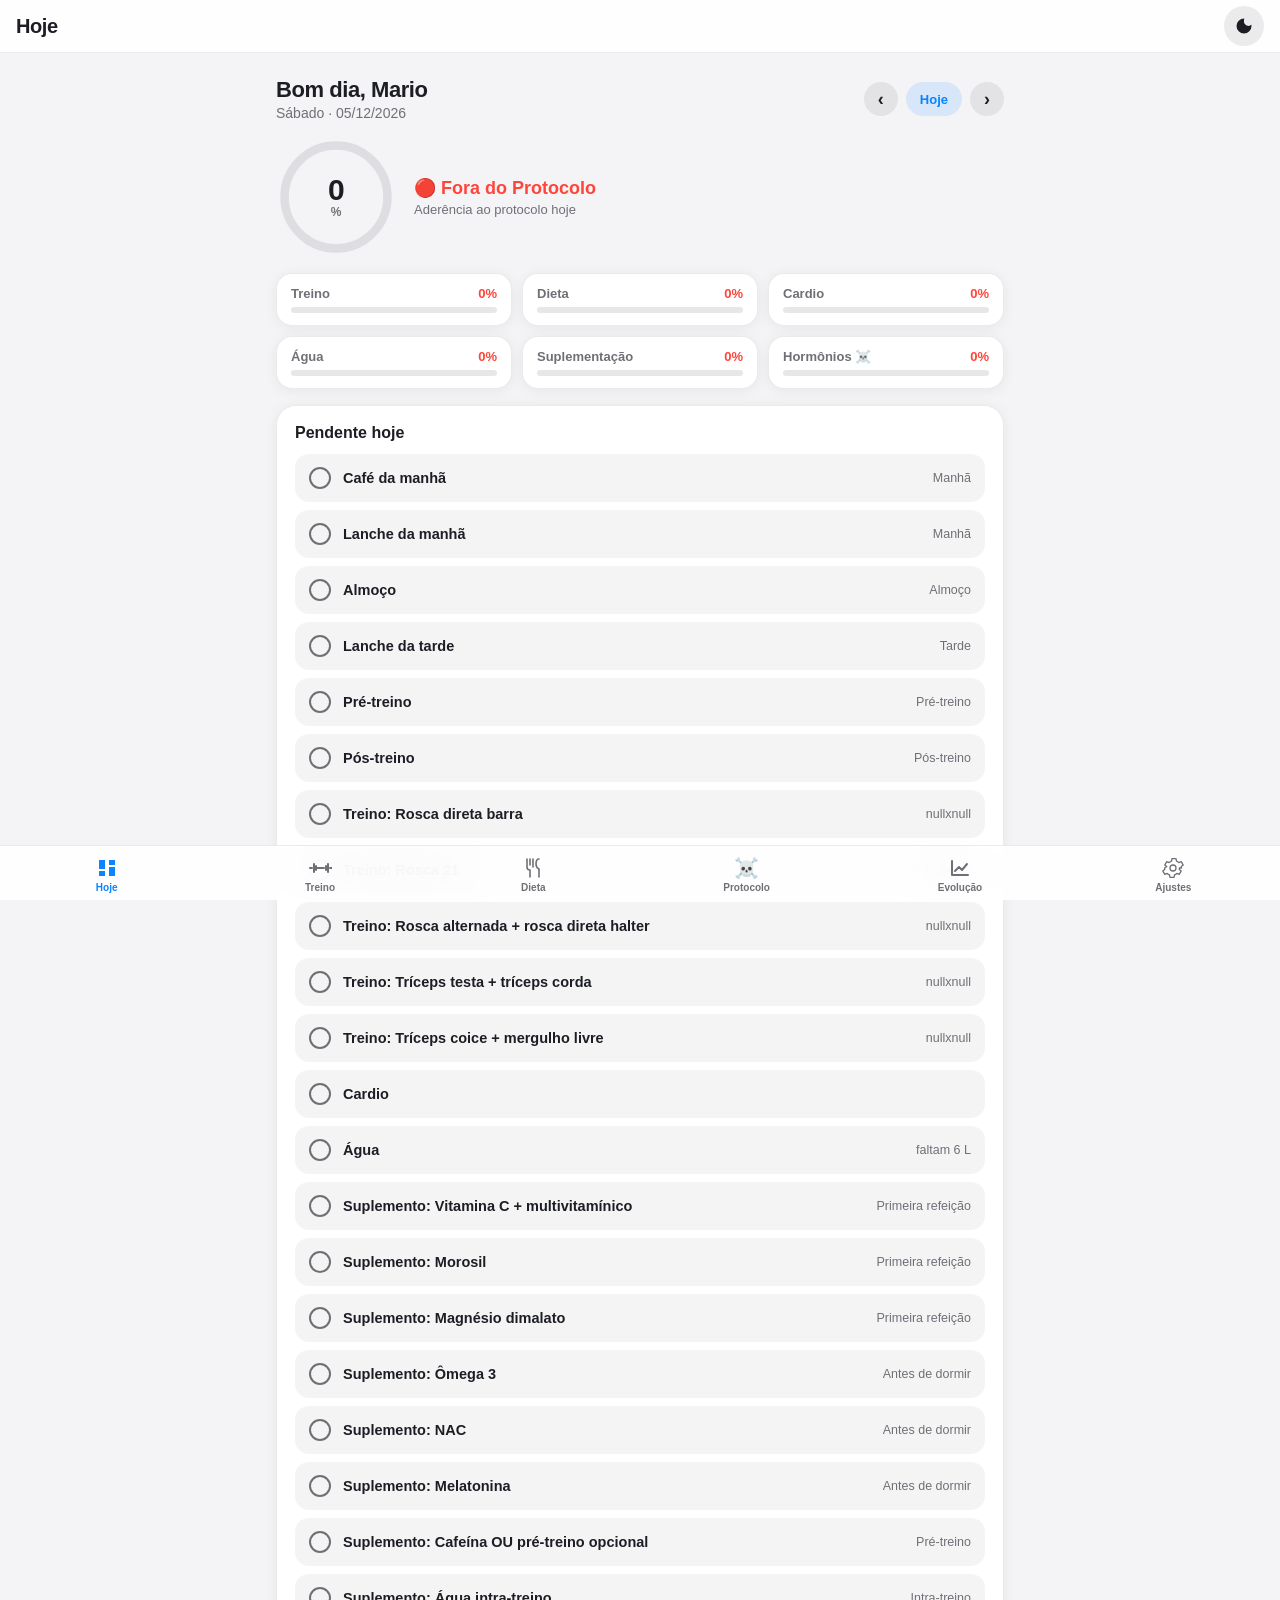
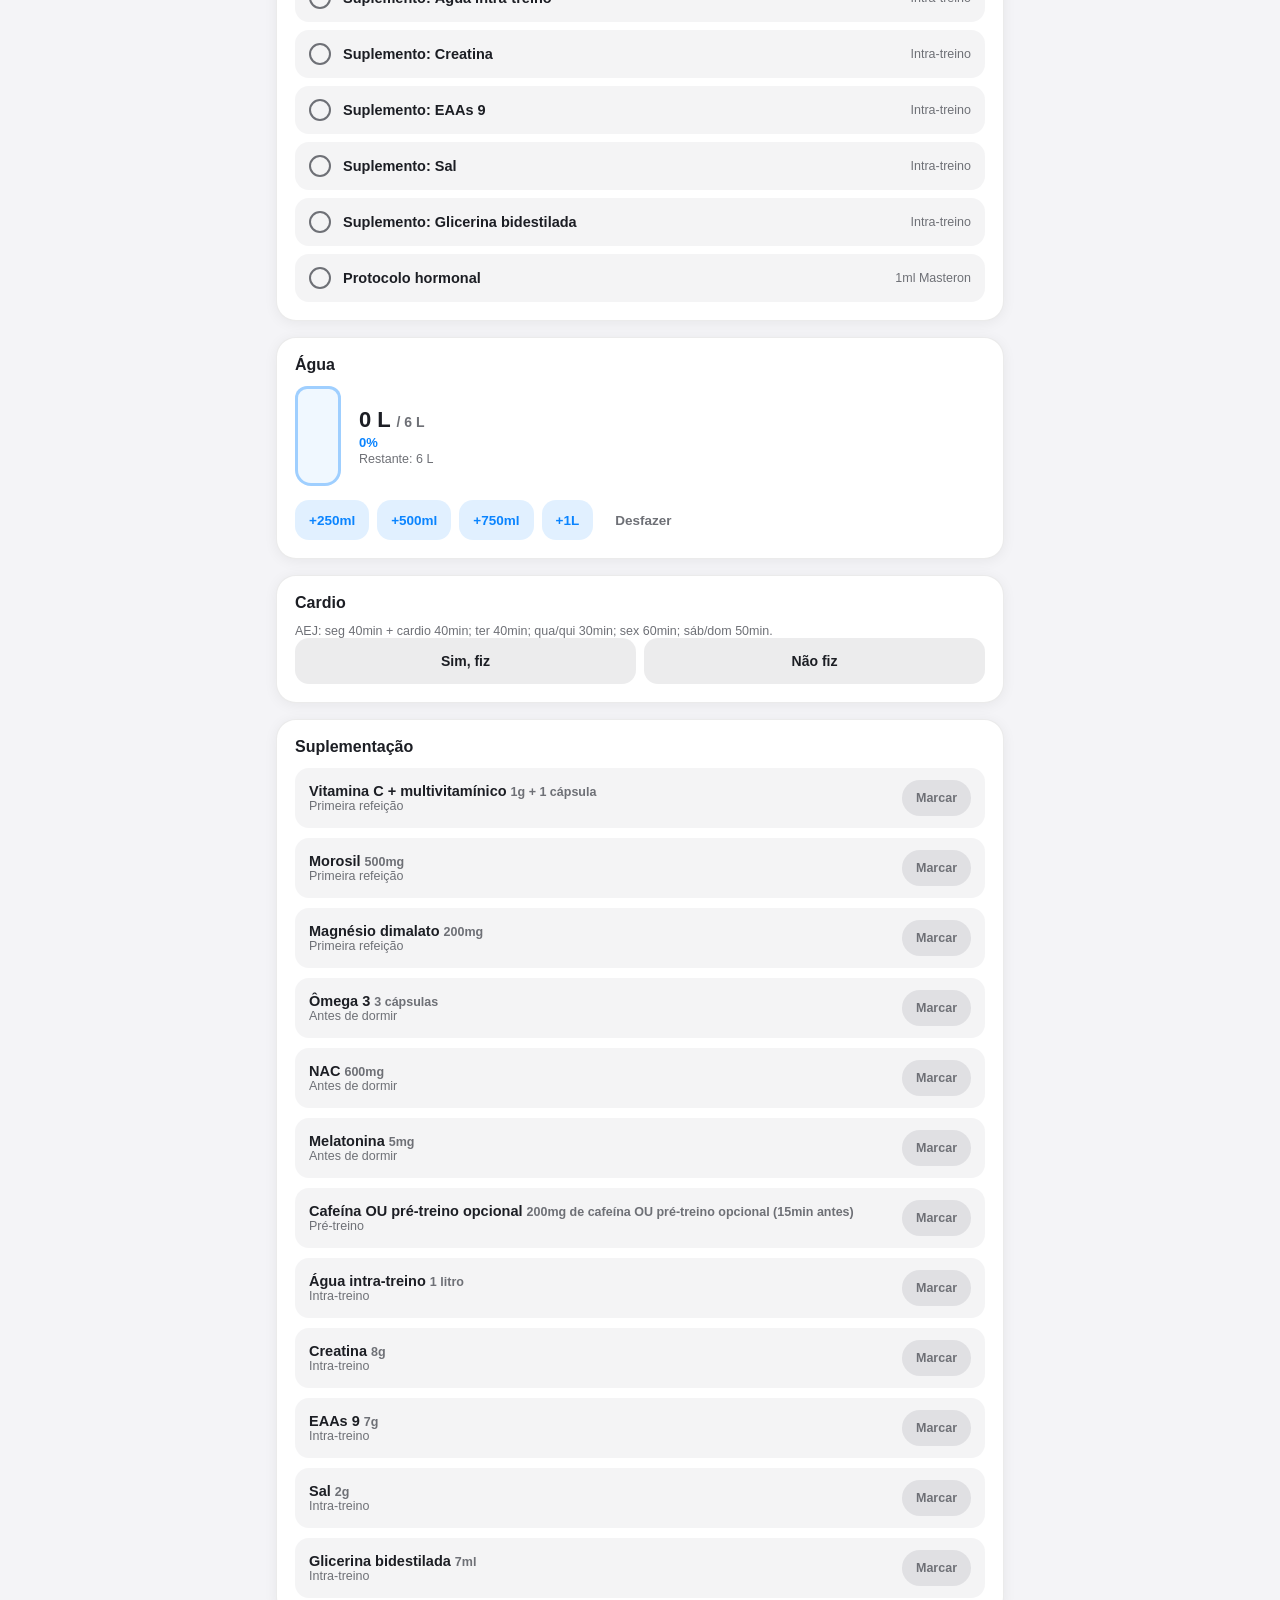
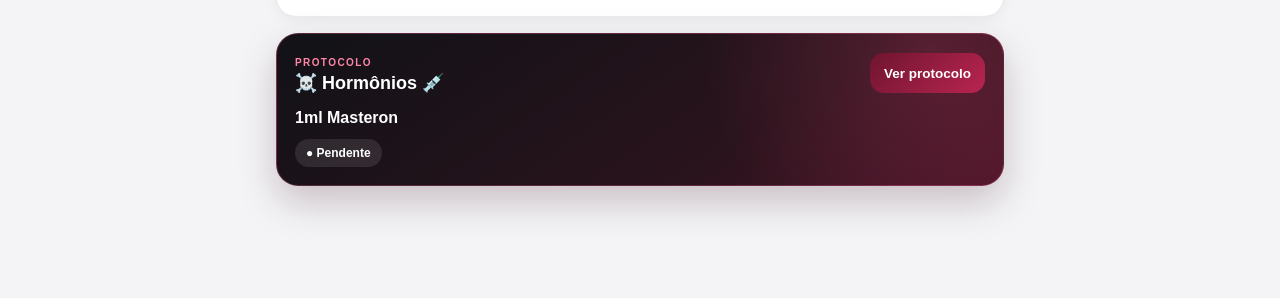
<file: index.html>
<!DOCTYPE html>
<html lang="pt-BR">
<head>
<meta charset="UTF-8">
<meta name="viewport" content="width=device-width, initial-scale=1, maximum-scale=1, viewport-fit=cover">
<title>Projeto Shape de Pai</title>

<!-- PWA / iOS -->
<link rel="manifest" href="manifest.json">
<meta name="theme-color" content="#1c1e24">
<meta name="apple-mobile-web-app-capable" content="yes">
<meta name="mobile-web-app-capable" content="yes">
<meta name="apple-mobile-web-app-status-bar-style" content="black-translucent">
<meta name="apple-mobile-web-app-title" content="Shape de Pai">
<link rel="apple-touch-icon" href="icons/apple-touch-icon.png">
<link rel="icon" type="image/png" sizes="32x32" href="icons/favicon-32.png">
<link rel="icon" type="image/png" sizes="16x16" href="icons/favicon-16.png">

<link rel="stylesheet" href="style.css">
</head>
<body>

<div class="app-shell">

  <!-- ===================== TOPO ===================== -->
  <header class="topbar">
    <div class="topbar-inner">
      <div class="topbar-title" id="topbarTitle">Hoje</div>
      <button class="btn-icon" id="btnTema" aria-label="Alternar tema">
        <svg viewBox="0 0 24 24" id="iconTema"><path d="M12 3a9 9 0 109 9c0-.46-.04-.92-.1-1.36A5.5 5.5 0 0112 5.5c0-.86.13-1.7.37-2.48A9 9 0 0012 3z" fill="currentColor"/></svg>
      </button>
    </div>
  </header>

  <!-- ===================== CONTEÚDO ===================== -->
  <main class="content" id="content">

    <!-- ---------- HOJE ---------- -->
    <section class="view" id="view-hoje">

      <div class="greeting-card">
        <div class="greeting-text">
          <div class="greeting-hello" id="greetHello">Bom dia, Mario</div>
          <div class="greeting-date" id="greetDate">Segunda-feira · 20/07/2026</div>
        </div>
        <div class="date-nav">
          <button class="btn-icon-sm" id="btnDataAnterior" aria-label="Dia anterior">‹</button>
          <button class="btn-chip" id="btnHojeReset">Hoje</button>
          <button class="btn-icon-sm" id="btnDataProxima" aria-label="Próximo dia">›</button>
        </div>
      </div>

      <div class="score-card">
        <div class="score-ring-wrap">
          <svg viewBox="0 0 140 140" class="score-ring">
            <circle cx="70" cy="70" r="60" class="score-ring-bg"></circle>
            <circle cx="70" cy="70" r="60" class="score-ring-fg" id="scoreRingFg"></circle>
          </svg>
          <div class="score-ring-label">
            <div class="score-num" id="scoreNum">0</div>
            <div class="score-pct">%</div>
          </div>
        </div>
        <div class="score-info">
          <div class="score-band" id="scoreBand">—</div>
          <div class="score-sub">Aderência ao protocolo hoje</div>
        </div>
      </div>

      <div class="cat-grid" id="catGrid"></div>

      <div class="panel">
        <div class="panel-header"><h2>Pendente hoje</h2></div>
        <div id="listaPendentes" class="pending-list"></div>
        <p class="empty-state" id="pendentesVazio" hidden>Tudo marcado por hoje. 🎉</p>
      </div>

      <div class="panel" id="cardAgua">
        <div class="panel-header"><h2>Água</h2></div>
        <div class="agua-wrap">
          <div class="agua-bottle">
            <div class="agua-bottle-fill" id="aguaFill"></div>
          </div>
          <div class="agua-info">
            <div class="agua-num"><span id="aguaAtual">0</span> L <span class="agua-meta">/ <span id="aguaMeta">5</span> L</span></div>
            <div class="agua-pct" id="aguaPct">0%</div>
            <div class="agua-restante" id="aguaRestante">Restante: 5 L</div>
          </div>
        </div>
        <div class="quick-btns">
          <button class="btn btn-secondary btn-sm" data-agua="250">+250ml</button>
          <button class="btn btn-secondary btn-sm" data-agua="500">+500ml</button>
          <button class="btn btn-secondary btn-sm" data-agua="750">+750ml</button>
          <button class="btn btn-secondary btn-sm" data-agua="1000">+1L</button>
          <button class="btn btn-ghost btn-sm" id="btnAguaDesfazer">Desfazer</button>
        </div>
      </div>

      <div class="panel" id="cardCardio">
        <div class="panel-header"><h2>Cardio</h2></div>
        <p class="muted small" id="cardioHorarioInfo"></p>
        <div class="seg-btns">
          <button class="btn btn-seg" data-cardio="sim" id="btnCardioSim">Sim, fiz</button>
          <button class="btn btn-seg" data-cardio="nao" id="btnCardioNao">Não fiz</button>
        </div>
      </div>

      <div class="panel" id="cardSuplementos">
        <div class="panel-header"><h2>Suplementação</h2></div>
        <div id="listaSuplementosHoje" class="supl-list"></div>
      </div>

      <div class="hormone-card" id="cardHormonalHoje">
        <div class="hormone-card-head">
          <div><span class="hormone-kicker">PROTOCOLO</span><h2>☠️ Hormônios 💉</h2></div>
          <button class="btn btn-hormone btn-sm" data-open-protocolo>Ver protocolo</button>
        </div>
        <div id="hormonalHojeConteudo"></div>
      </div>

    </section>

    <!-- ---------- PROTOCOLO HORMONAL ---------- -->
    <section class="view" id="view-protocolo" hidden>
      <div class="protocol-hero">
        <div class="protocol-skull">☠️</div>
        <div>
          <span class="hormone-kicker">CONTROLE PESSOAL</span>
          <h1>Protocolo Hormonal</h1>
          <p>Registro de aplicações e acompanhamento semanal</p>
        </div>
        <div class="protocol-syringe">💉</div>
      </div>
      <div class="protocol-summary" id="protocoloResumo"></div>
      <div class="panel fase1-panel">
        <div class="panel-header"><h2>Fase 3 Low · Diretrizes</h2></div>
        <div class="fase1-grid">
          <div><span>💧</span><strong>6 litros</strong><small>Água, chás e café</small></div>
          <div><span>🏃</span><strong>AEJ semanal</strong><small>30 a 60min conforme o dia</small></div>
          <div><span>❤️</span><strong>300min AEJ</strong><small>Mais 40min cardio segunda</small></div>
          <div><span>⏱️</span><strong>40s / 45s</strong><small>Descanso normal / bi-série</small></div>
        </div>
        <div class="fase1-notes">
          <p><b>Treino:</b> progredir carga, executar com amplitude, alongar e fazer mobilidade quando possível.</p>
          <p><b>Pré-treino:</b> 200mg de cafeína ou pré-treino opcional, 15 minutos antes.</p>
          <p><b>Refeição livre:</b> uma a cada duas semanas, após avaliação.</p>
          <p><b>Feedback:</b> enviar a cada duas semanas, em jejum, no sábado ou domingo.</p>
        </div>
      </div>
      <div class="panel protocol-panel">
        <div class="panel-header"><h2>Agenda hormonal semanal</h2></div>
        <div id="protocoloAgenda"></div>
      </div>
      <div class="panel protocol-panel">
        <div class="panel-header"><h2>Aplicação do dia</h2></div>
        <div class="date-nav date-nav-standalone">
          <button class="btn-icon-sm" data-datenav="protocolo" data-dir="-1" aria-label="Dia anterior">‹</button>
          <button class="btn-chip" data-datenav="protocolo" data-dir="0">Hoje</button>
          <button class="btn-icon-sm" data-datenav="protocolo" data-dir="1" aria-label="Próximo dia">›</button>
        </div>
        <div id="protocoloDia"></div>
      </div>
      <p class="medical-note">Registro pessoal de acompanhamento. O aplicativo não substitui orientação médica.</p>
    </section>

    <!-- ---------- TREINO ---------- -->
    <section class="view" id="view-treino" hidden>
      <div class="view-header">
        <h1>Treino</h1>
        <p class="subtitle" id="treinoSubtitle">—</p>
      </div>

      <div class="date-nav date-nav-standalone">
        <button class="btn-icon-sm" data-datenav="treino" data-dir="-1" aria-label="Dia anterior">‹</button>
        <button class="btn-chip" data-datenav="treino" data-dir="0">Hoje</button>
        <button class="btn-icon-sm" data-datenav="treino" data-dir="1" aria-label="Próximo dia">›</button>
      </div>

      <div id="treinoConteudo"></div>
    </section>

    <!-- ---------- DIETA ---------- -->
    <section class="view" id="view-dieta" hidden>
      <div class="view-header">
        <h1>Dieta</h1>
        <p class="subtitle"><span id="dietaMacrosResumo"></span></p>
      </div>

      <div class="date-nav date-nav-standalone">
        <button class="btn-icon-sm" data-datenav="dieta" data-dir="-1" aria-label="Dia anterior">‹</button>
        <button class="btn-chip" data-datenav="dieta" data-dir="0">Hoje</button>
        <button class="btn-icon-sm" data-datenav="dieta" data-dir="1" aria-label="Próximo dia">›</button>
      </div>

      <div id="dietaConteudo"></div>
    </section>

    <!-- ---------- EVOLUÇÃO ---------- -->
    <section class="view" id="view-evolucao" hidden>
      <div class="view-header">
        <h1>Evolução</h1>
        <p class="subtitle">Registre suas medidas periodicamente</p>
      </div>

      <button class="btn btn-report btn-block report-cta" id="btnGerarPDF">📊 Gerar relatório visual em PDF</button>

      <div class="panel form-panel">
        <form id="formEvolucao" novalidate>
          <div class="form-grid">
            <div class="field">
              <label for="evData">Data *</label>
              <input type="date" id="evData" required>
            </div>
            <div class="field">
              <label for="evPeso">Peso (kg)</label>
              <input type="text" inputmode="decimal" id="evPeso" placeholder="Ex: 104,5">
            </div>
            <div class="field">
              <label for="evBF">BF (%)</label>
              <input type="text" inputmode="decimal" id="evBF" placeholder="Ex: 18,5">
            </div>
            <div class="field">
              <label for="evCintura">Cintura (cm)</label>
              <input type="text" inputmode="decimal" id="evCintura" placeholder="Ex: 98">
            </div>
            <div class="field">
              <label for="evQuadril">Quadril (cm)</label>
              <input type="text" inputmode="decimal" id="evQuadril" placeholder="Ex: 105">
            </div>
            <div class="field">
              <label for="evAbdomen">Abdômen (cm)</label>
              <input type="text" inputmode="decimal" id="evAbdomen" placeholder="Opcional">
            </div>
            <div class="field">
              <label for="evPeitoral">Peitoral (cm)</label>
              <input type="text" inputmode="decimal" id="evPeitoral" placeholder="Opcional">
            </div>
            <div class="field">
              <label for="evBraco">Braço (cm)</label>
              <input type="text" inputmode="decimal" id="evBraco" placeholder="Opcional">
            </div>
            <div class="field">
              <label for="evCoxa">Coxa (cm)</label>
              <input type="text" inputmode="decimal" id="evCoxa" placeholder="Opcional">
            </div>
            <div class="field">
              <label for="evPanturrilha">Panturrilha (cm)</label>
              <input type="text" inputmode="decimal" id="evPanturrilha" placeholder="Opcional">
            </div>
            <div class="field">
              <label for="evPressao">Pressão</label>
              <input type="text" id="evPressao" placeholder="Ex: 120/80">
            </div>
            <div class="field field-wide">
              <label for="evFoto">Foto (opcional)</label>
              <input type="file" id="evFoto" accept="image/*">
            </div>
          </div>
          <div class="form-actions">
            <button type="submit" class="btn btn-primary">Salvar Medição</button>
            <button type="reset" class="btn btn-ghost">Limpar</button>
          </div>
        </form>
      </div>

      <div class="panel">
        <div class="panel-header"><h2>Gráfico de Peso</h2></div>
        <div class="chart-wrap">
          <canvas id="chartEvolucao" width="600" height="220"></canvas>
        </div>
        <p class="empty-state" id="chartEvolucaoVazio" hidden>Registre pelo menos duas medições para ver o gráfico.</p>
      </div>

      <div class="panel">
        <div class="panel-header"><h2>Registros</h2></div>
        <div id="listaEvolucao" class="evolucao-list"></div>
        <p class="empty-state" id="evolucaoVazio" hidden>Nenhuma medição registrada ainda.</p>
      </div>
    </section>

    <!-- ---------- HISTÓRICO ---------- -->
    <section class="view" id="view-historico" hidden>
      <div class="view-header">
        <h1>Histórico</h1>
        <p class="subtitle">Calendário de aderência ao protocolo</p>
      </div>

      <div class="panel">
        <div class="cal-header">
          <button class="btn-icon-sm" id="btnMesAnterior" aria-label="Mês anterior">‹</button>
          <div class="cal-mes" id="calMesLabel">—</div>
          <button class="btn-icon-sm" id="btnMesProximo" aria-label="Próximo mês">›</button>
        </div>
        <div class="cal-weekdays">
          <span>D</span><span>S</span><span>T</span><span>Q</span><span>Q</span><span>S</span><span>S</span>
        </div>
        <div class="cal-grid" id="calGrid"></div>
        <div class="cal-legend">
          <span><i class="dot dot-verde"></i> Perfeito</span>
          <span><i class="dot dot-azul"></i> Excelente</span>
          <span><i class="dot dot-amarelo"></i> Bom</span>
          <span><i class="dot dot-laranja"></i> Atenção</span>
          <span><i class="dot dot-vermelho"></i> Fora</span>
        </div>
      </div>

      <div class="panel" id="painelDiaDetalhe" hidden>
        <div class="panel-header"><h2 id="detalheDiaTitulo">Dia</h2></div>
        <div id="detalheDiaConteudo"></div>
      </div>
    </section>

    <!-- ---------- CONFIGURAÇÕES ---------- -->
    <section class="view" id="view-config" hidden>
      <div class="view-header">
        <h1>Configurações</h1>
        <p class="subtitle">Dados pessoais, protocolo, backup e tema</p>
      </div>

      <div class="panel form-panel">
        <div class="panel-header"><h2>Dados Pessoais</h2></div>
        <form id="formPerfil" novalidate>
          <div class="form-grid">
            <div class="field field-wide">
              <label for="cfgNome">Nome</label>
              <input type="text" id="cfgNome">
            </div>
            <div class="field">
              <label for="cfgAltura">Altura (cm)</label>
              <input type="text" inputmode="decimal" id="cfgAltura">
            </div>
            <div class="field">
              <label for="cfgPeso">Peso de referência (kg)</label>
              <input type="text" inputmode="decimal" id="cfgPeso">
            </div>
            <div class="field">
              <label for="cfgMetaAgua">Meta de água (litros)</label>
              <input type="text" inputmode="decimal" id="cfgMetaAgua">
            </div>
          </div>
          <div class="form-actions">
            <button type="submit" class="btn btn-primary">Salvar Dados</button>
          </div>
        </form>
      </div>

      <div class="panel">
        <div class="panel-header"><h2>Tema</h2></div>
        <div class="seg-btns" id="temaSeletor">
          <button class="btn btn-seg" data-theme="auto">Automático</button>
          <button class="btn btn-seg" data-theme="light">Claro</button>
          <button class="btn btn-seg" data-theme="dark">Escuro</button>
        </div>
      </div>

      <div class="panel">
        <div class="panel-header panel-header-actions">
          <h2>Refeições do Protocolo</h2>
          <button class="btn btn-secondary btn-sm" id="btnAddRefeicao">+ Refeição</button>
        </div>
        <div id="listaRefeicoesCfg"></div>
      </div>

      <div class="panel">
        <div class="panel-header"><h2>Treino Semanal</h2></div>
        <div id="listaTreinoCfg"></div>
      </div>

      <div class="panel">
        <div class="panel-header"><h2>Suplementação</h2></div>
        <div class="form-actions">
          <button class="btn btn-secondary btn-sm" id="btnAddSuplemento">+ Suplemento</button>
        </div>
        <div id="listaSuplementosCfg"></div>
      </div>

      <div class="panel protocol-panel">
        <div class="panel-header"><h2>Protocolo Hormonal ☠️💉</h2></div>
        <p class="muted small">As doses em mg só aparecem depois que a concentração for informada.</p>
        <div class="form-grid">
          <div class="field"><label for="cfgEnantatoMg">Enantato (mg/ml)</label><input type="text" inputmode="decimal" id="cfgEnantatoMg" placeholder="Opcional"></div>
          <div class="field"><label for="cfgMasteronMg">Masteron (mg/ml)</label><input type="text" inputmode="decimal" id="cfgMasteronMg" placeholder="Opcional"></div>
          <div class="field field-wide"><label for="cfgHormonalLab">Laboratório / fabricante</label><input type="text" id="cfgHormonalLab" placeholder="Opcional"></div>
          <div class="field"><label for="cfgHormonalLote">Lote</label><input type="text" id="cfgHormonalLote" placeholder="Opcional"></div>
          <div class="field"><label for="cfgHormonalValidade">Validade</label><input type="month" id="cfgHormonalValidade"></div>
        </div>
        <div class="form-actions"><button class="btn btn-hormone" id="btnSalvarHormonal">Salvar configurações</button></div>
      </div>

      <div class="panel">
        <div class="panel-header"><h2>Backup e Exportação</h2></div>
        <p class="muted small" id="backupAvisoInfo"></p>
        <div class="form-actions form-actions-col">
          <button class="btn btn-primary btn-block" id="btnExportarBackup">Exportar backup (.json)</button>
          <input type="file" id="inputImportarBackup" accept="application/json" hidden>
          <button class="btn btn-secondary btn-block" id="btnImportarBackup">Importar backup (.json)</button>
          <button class="btn btn-secondary btn-block" id="btnExportarCSV">Exportar histórico (.csv)</button>
          <button class="btn btn-report btn-block" id="btnExportarPDF">Gerar relatório visual em PDF</button>
        </div>
      </div>

      <div class="panel panel-danger">
        <div class="panel-header"><h2>Zona de Perigo</h2></div>
        <p class="muted small">Apagar todos os dados é irreversível. Faça um backup antes.</p>
        <div class="form-actions">
          <button class="btn btn-danger" id="btnApagarTudo">Apagar todos os dados</button>
        </div>
      </div>

      <p class="app-version">Projeto Shape de Pai · Fase 3 Low</p>
    </section>

  </main>

  <!-- ===================== MENU INFERIOR ===================== -->
  <nav class="tabbar" id="tabbar">
    <button class="tab-item active" data-view="hoje">
      <svg viewBox="0 0 24 24"><path d="M4 13h6V4H4v9zm0 7h6v-5H4v5zm10 0h6V11h-6v9zm0-16v5h6V4h-6z" fill="currentColor"/></svg>
      <span>Hoje</span>
    </button>
    <button class="tab-item" data-view="treino">
      <svg viewBox="0 0 24 24"><path d="M2 12h2m2-4v8m2-6v4m10-4v4m2-6v8m2-4h2M8 12h8" stroke="currentColor" stroke-width="2" fill="none" stroke-linecap="round"/></svg>
      <span>Treino</span>
    </button>
    <button class="tab-item" data-view="dieta">
      <svg viewBox="0 0 24 24"><path d="M6 3v8a3 3 0 003 3v7M6 3v6M9 3v6M12 3v8M18 3c-2 0-3 2-3 5s1 4 3 5v8" stroke="currentColor" stroke-width="1.6" fill="none" stroke-linecap="round" stroke-linejoin="round"/></svg>
      <span>Dieta</span>
    </button>
    <button class="tab-item" data-view="protocolo">
      <span class="tab-emoji">☠️</span>
      <span>Protocolo</span>
    </button>
    <button class="tab-item" data-view="evolucao">
      <svg viewBox="0 0 24 24"><path d="M4 19V5m0 14h16M7 15l4-4 3 3 5-6" stroke="currentColor" stroke-width="2" fill="none" stroke-linecap="round" stroke-linejoin="round"/></svg>
      <span>Evolução</span>
    </button>
    <button class="tab-item" data-view="config">
      <svg viewBox="0 0 24 24"><path d="M12 9a3 3 0 100 6 3 3 0 000-6zm8.4 3a7.6 7.6 0 00-.14-1.4l2-1.55-2-3.46-2.36.95a7.6 7.6 0 00-2.4-1.4L15 2.6h-4l-.5 2.54a7.6 7.6 0 00-2.4 1.4l-2.36-.95-2 3.46 2 1.55A7.6 7.6 0 003.6 12c0 .47.05.95.14 1.4l-2 1.55 2 3.46 2.36-.95c.7.6 1.5 1.08 2.4 1.4L9 21.4h4l.5-2.54c.9-.32 1.7-.8 2.4-1.4l2.36.95 2-3.46-2-1.55c.09-.45.14-.93.14-1.4z" stroke="currentColor" stroke-width="1.3" fill="none" stroke-linejoin="round"/></svg>
      <span>Ajustes</span>
    </button>
  </nav>

</div>

<!-- ===================== MODAL GENÉRICO (confirmação) ===================== -->
<div class="modal-overlay" id="modalConfirm" hidden>
  <div class="modal modal-small">
    <div class="modal-header">
      <h2 id="confirmTitulo">Confirmar ação</h2>
    </div>
    <div class="modal-body">
      <p id="confirmMensagem"></p>
      <input type="text" id="confirmInputTexto" class="confirm-input" hidden placeholder="Digite aqui">
    </div>
    <div class="modal-footer">
      <button class="btn btn-ghost" id="confirmCancelar">Cancelar</button>
      <button class="btn btn-danger" id="confirmOk">Confirmar</button>
    </div>
  </div>
</div>

<!-- ===================== MODAL FORM (refeição / exercício / suplemento) ===================== -->
<div class="modal-overlay" id="modalForm" hidden>
  <div class="modal">
    <div class="modal-header">
      <h2 id="modalFormTitulo">Editar</h2>
      <button class="btn-icon" id="btnFecharModalForm" aria-label="Fechar">
        <svg viewBox="0 0 24 24"><path d="M6 6l12 12M6 18L18 6" stroke="currentColor" stroke-width="2" fill="none" stroke-linecap="round"/></svg>
      </button>
    </div>
    <div class="modal-body" id="modalFormCorpo"></div>
    <div class="modal-footer">
      <button class="btn btn-ghost" id="btnModalFormCancelar">Cancelar</button>
      <button class="btn btn-primary" id="btnModalFormSalvar">Salvar</button>
    </div>
  </div>
</div>

<!-- ===================== TOAST ===================== -->
<div class="toast" id="toast" hidden></div>

<script src="script.js"></script>
</body>
</html>
</file>
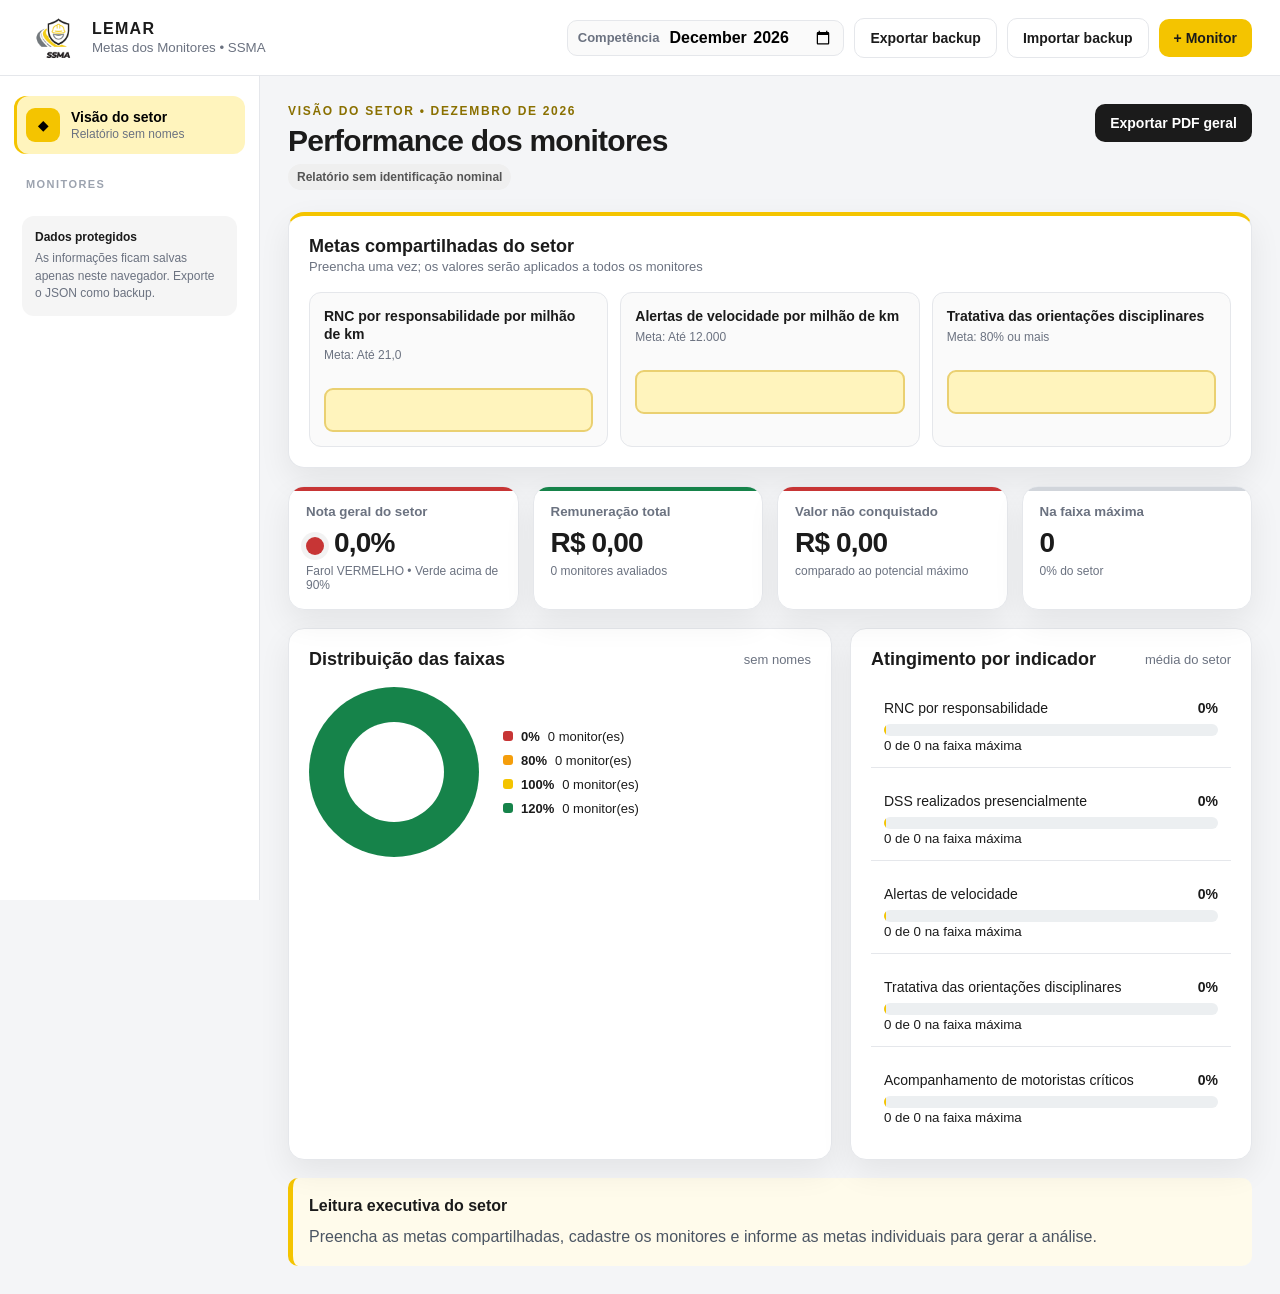
<file: metas-monitores/index.html>
<!doctype html>
<html lang="pt-BR">
<head>
  <meta charset="UTF-8">
  <meta name="viewport" content="width=device-width, initial-scale=1.0">
  <title>Metas dos Monitores | Lemar</title>
  <meta name="description" content="Painel de acompanhamento de metas e remuneração dos monitores.">
  <link rel="icon" type="image/svg+xml" href="data:image/svg+xml,%3Csvg xmlns='http://www.w3.org/2000/svg' viewBox='0 0 64 64'%3E%3Crect width='64' height='64' rx='14' fill='%231b1b1b'/%3E%3Cpath d='M14 15h12v26h24v10H14z' fill='%23f4c400'/%3E%3C/svg%3E">
  <link rel="stylesheet" href="styles.css">
</head>
<body>
  <header class="topbar no-print">
    <div class="brand"><img class="brand-logo" src="assets/logo-ssma.png" alt="Logo SSMA"><div><strong>LEMAR</strong><small>Metas dos Monitores • SSMA</small></div></div>
    <div class="toolbar">
      <label class="month-control"><span>Competência</span><input id="monthInput" type="month"></label>
      <button class="btn secondary" id="exportJsonBtn">Exportar backup</button>
      <label class="btn secondary file-btn">Importar backup<input id="importJsonInput" type="file" accept="application/json"></label>
      <button class="btn primary" id="addMonitorBtn">+ Monitor</button>
    </div>
  </header>

  <div class="app-shell">
    <aside class="sidebar no-print">
      <button class="nav-item general active" data-view="general"><span class="nav-icon">◆</span><span><strong>Visão do setor</strong><small>Relatório sem nomes</small></span></button>
      <div class="side-label">MONITORES</div>
      <div id="monitorNav"></div>
      <div class="privacy-note"><strong>Dados protegidos</strong><span>As informações ficam salvas apenas neste navegador. Exporte o JSON como backup.</span></div>
    </aside>

    <main id="mainContent"></main>
  </div>

  <dialog id="monitorDialog">
    <form method="dialog" id="monitorForm">
      <div class="dialog-head"><div><small>NOVO CADASTRO</small><h2>Adicionar monitor</h2></div><button value="cancel" class="icon-btn" aria-label="Fechar">×</button></div>
      <label>Nome completo<input id="monitorName" required autocomplete="off" placeholder="Digite o nome"></label>
      <div class="dialog-actions"><button value="cancel" class="btn secondary">Cancelar</button><button value="default" class="btn primary" id="saveMonitorBtn">Salvar monitor</button></div>
    </form>
  </dialog>

  <div id="toast" role="status" aria-live="polite"></div>
  <script src="app.js"></script>
</body>
</html>
</file>
<file: style.css>
/* ===================== RESET ===================== */
* { box-sizing: border-box; margin: 0; padding: 0; -webkit-tap-highlight-color: transparent; }
html, body { height: 100%; overscroll-behavior-y: none; }
body {
  font-family: -apple-system, BlinkMacSystemFont, "SF Pro Text", "Segoe UI", Roboto, sans-serif;
  -webkit-font-smoothing: antialiased;
  overflow-x: hidden;
}
button { font-family: inherit; cursor: pointer; }
input, select, textarea { font-family: inherit; font-size: 16px; }
ul { list-style: none; }
a { color: inherit; }

/* ===================== TEMA (variáveis) ===================== */
:root {
  --graphite: #1c1e24;
  --graphite-2: #24262e;
  --blue: #0a84ff;
  --green: #30d158;
  --yellow: #ffd60a;
  --orange: #ff9f0a;
  --red: #ff453a;
  --wine: #8d1738;
  --wine-light: #d94670;

  --bg: #f4f4f7;
  --bg-elevated: #ffffff;
  --card: #ffffff;
  --text: #1c1e24;
  --text-muted: #6e7076;
  --border: rgba(0,0,0,0.08);
  --shadow: 0 2px 14px rgba(0,0,0,0.06);
  --tabbar-bg: rgba(255,255,255,0.86);
  --overlay: rgba(0,0,0,0.45);
}

@media (prefers-color-scheme: dark) {
  :root {
    --bg: #0d0e11;
    --bg-elevated: #17181d;
    --card: #1c1e24;
    --text: #f2f2f4;
    --text-muted: #93949a;
    --border: rgba(255,255,255,0.08);
    --shadow: 0 2px 14px rgba(0,0,0,0.35);
    --tabbar-bg: rgba(23,24,29,0.86);
    --overlay: rgba(0,0,0,0.6);
  }
}
:root[data-theme="dark"] {
  --bg: #0d0e11;
  --bg-elevated: #17181d;
  --card: #1c1e24;
  --text: #f2f2f4;
  --text-muted: #93949a;
  --border: rgba(255,255,255,0.08);
  --shadow: 0 2px 14px rgba(0,0,0,0.35);
  --tabbar-bg: rgba(23,24,29,0.86);
  --overlay: rgba(0,0,0,0.6);
}
:root[data-theme="light"] {
  --bg: #f4f4f7;
  --bg-elevated: #ffffff;
  --card: #ffffff;
  --text: #1c1e24;
  --text-muted: #6e7076;
  --border: rgba(0,0,0,0.08);
  --shadow: 0 2px 14px rgba(0,0,0,0.06);
  --tabbar-bg: rgba(255,255,255,0.86);
  --overlay: rgba(0,0,0,0.45);
}

body { background: var(--bg); color: var(--text); }

/* ===================== SHELL / SAFE AREAS ===================== */
.app-shell { min-height: 100vh; display: flex; flex-direction: column; }

.topbar {
  position: sticky; top: 0; z-index: 20;
  padding-top: env(safe-area-inset-top);
  background: var(--tabbar-bg);
  -webkit-backdrop-filter: blur(20px);
  backdrop-filter: blur(20px);
  border-bottom: 1px solid var(--border);
}
.topbar-inner {
  height: 52px;
  display: flex; align-items: center; justify-content: space-between;
  padding: 0 16px;
}
.topbar-title { font-size: 20px; font-weight: 700; letter-spacing: -0.02em; }

.content {
  flex: 1;
  padding: 16px 16px calc(96px + env(safe-area-inset-bottom));
  max-width: 760px;
  width: 100%;
  margin: 0 auto;
}

.tabbar {
  position: fixed; left: 0; right: 0; bottom: 0; z-index: 30;
  display: flex;
  background: var(--tabbar-bg);
  -webkit-backdrop-filter: blur(20px);
  backdrop-filter: blur(20px);
  border-top: 1px solid var(--border);
  padding-bottom: env(safe-area-inset-bottom);
  padding-left: env(safe-area-inset-left);
  padding-right: env(safe-area-inset-right);
}
.tab-item {
  flex: 1;
  background: none; border: none; color: var(--text-muted);
  display: flex; flex-direction: column; align-items: center; justify-content: center;
  gap: 2px;
  padding: 8px 2px 6px;
  min-height: 54px;
  transition: color .15s ease, transform .1s ease;
}
.tab-item svg { width: 24px; height: 24px; }
.tab-item span { font-size: 10px; font-weight: 700; }
.tab-emoji { font-size: 20px !important; line-height: 24px; filter: grayscale(.2); }
.tab-item.active { color: var(--blue); }
.tab-item:active { transform: scale(0.92); }

.view[hidden] { display: none; }

/* ===================== TIPOGRAFIA / HEADERS ===================== */
.view-header { margin-bottom: 16px; }
.view-header h1 { font-size: 26px; font-weight: 800; letter-spacing: -0.02em; }
.subtitle, .muted { color: var(--text-muted); font-size: 14px; margin-top: 2px; }
.muted.small { font-size: 12.5px; }

/* ===================== CARDS / PANELS ===================== */
.panel {
  background: var(--card);
  border-radius: 20px;
  padding: 18px;
  box-shadow: var(--shadow);
  margin-bottom: 16px;
}
.panel, .cat-card, .exercicio-card, .refeicao-card { border: 1px solid var(--border); }
.panel-header { display: flex; align-items: center; justify-content: space-between; margin-bottom: 12px; }
.panel-header h2 { font-size: 16px; font-weight: 700; }
.panel-header-actions { gap: 8px; }
.panel-danger { border: 1px solid rgba(255,69,58,0.35); }

.greeting-card {
  display: flex; align-items: center; justify-content: space-between;
  margin-bottom: 16px; gap: 8px; flex-wrap: wrap;
}
.greeting-hello { font-size: 22px; font-weight: 800; letter-spacing: -0.02em; }
.greeting-date { color: var(--text-muted); font-size: 14px; margin-top: 2px; text-transform: capitalize; }

.date-nav { display: flex; align-items: center; gap: 8px; }
.date-nav-standalone { margin-bottom: 16px; }

/* ===================== BOTÕES ===================== */
.btn {
  border: none; border-radius: 14px;
  padding: 14px 18px;
  font-size: 15px; font-weight: 700;
  min-height: 48px;
  display: inline-flex; align-items: center; justify-content: center; gap: 6px;
  transition: transform .1s ease, opacity .15s ease;
}
.btn:active { transform: scale(0.96); opacity: 0.85; }
.btn-primary { background: var(--blue); color: #fff; }
.btn-report { background: linear-gradient(135deg, #6f1530, #b92450); color: #fff; box-shadow: 0 10px 25px rgba(141,23,56,.22); }
.report-cta { margin-bottom: 16px; }
.btn-hormone { background: linear-gradient(135deg, #6f1530, #b92450); color: #fff; }
.btn-secondary { background: rgba(10,132,255,0.12); color: var(--blue); }
.btn-ghost { background: transparent; color: var(--text-muted); }
.btn-danger { background: var(--red); color: #fff; }
.btn-block { width: 100%; }
.btn-sm { min-height: 40px; padding: 10px 14px; font-size: 13.5px; }

.btn-icon, .btn-icon-sm {
  background: rgba(120,120,128,0.14);
  border: none; border-radius: 50%;
  display: flex; align-items: center; justify-content: center;
  color: var(--text);
}
.btn-icon { width: 40px; height: 40px; }
.btn-icon svg { width: 20px; height: 20px; }
.btn-icon-sm { width: 34px; height: 34px; font-size: 18px; font-weight: 700; }
.btn-icon:active, .btn-icon-sm:active { transform: scale(0.9); }

.btn-chip {
  background: rgba(10,132,255,0.12); color: var(--blue);
  border: none; border-radius: 999px;
  padding: 8px 14px; font-size: 13px; font-weight: 700;
  min-height: 34px;
}

.seg-btns { display: flex; gap: 8px; flex-wrap: wrap; }
.btn-seg {
  flex: 1; min-width: 90px;
  background: rgba(120,120,128,0.14); color: var(--text);
  border: 2px solid transparent; border-radius: 14px;
  padding: 12px 10px; font-weight: 700; font-size: 14px; min-height: 46px;
}
.btn-seg.is-active { background: rgba(10,132,255,0.14); border-color: var(--blue); color: var(--blue); }
.btn-seg.is-active.tone-green { background: rgba(48,209,88,0.16); border-color: var(--green); color: var(--green); }
.btn-seg.is-active.tone-red { background: rgba(255,69,58,0.16); border-color: var(--red); color: var(--red); }

.quick-btns { display: flex; gap: 8px; flex-wrap: wrap; margin-top: 14px; }

.form-actions { display: flex; gap: 10px; margin-top: 16px; flex-wrap: wrap; }
.form-actions-col { flex-direction: column; }

/* ===================== SCORE RING ===================== */
.score-card { display: flex; align-items: center; gap: 18px; margin-bottom: 16px; }
.score-ring-wrap { position: relative; width: 120px; height: 120px; flex-shrink: 0; }
.score-ring { width: 120px; height: 120px; transform: rotate(-90deg); }
.score-ring-bg { fill: none; stroke: rgba(120,120,128,0.18); stroke-width: 10; }
.score-ring-fg {
  fill: none; stroke: var(--blue); stroke-width: 10; stroke-linecap: round;
  stroke-dasharray: 377; stroke-dashoffset: 377;
  transition: stroke-dashoffset .4s ease, stroke .3s ease;
}
.score-ring-label {
  position: absolute; inset: 0; display: flex; flex-direction: column;
  align-items: center; justify-content: center;
}
.score-num { font-size: 30px; font-weight: 800; letter-spacing: -0.02em; line-height: 1; }
.score-pct { font-size: 12px; color: var(--text-muted); font-weight: 600; }
.score-info { flex: 1; }
.score-band { font-size: 18px; font-weight: 800; margin-bottom: 3px; }
.score-sub { font-size: 13px; color: var(--text-muted); }

/* ===================== CATEGORIAS (Hoje) ===================== */
.cat-grid { display: grid; grid-template-columns: repeat(2, 1fr); gap: 10px; margin-bottom: 16px; }
.cat-card { background: var(--card); border-radius: 16px; padding: 12px 14px; box-shadow: var(--shadow); }
.cat-card-top { display: flex; align-items: center; justify-content: space-between; margin-bottom: 6px; }
.cat-card-name { font-size: 13px; font-weight: 700; color: var(--text-muted); }
.cat-card-pct { font-size: 13px; font-weight: 800; }
.cat-bar { height: 6px; border-radius: 999px; background: rgba(120,120,128,0.18); overflow: hidden; }
.cat-bar-fill { height: 100%; border-radius: 999px; transition: width .3s ease; }

/* ===================== LISTA PENDENTES ===================== */
.pending-list { display: flex; flex-direction: column; gap: 8px; }
.pending-item {
  display: flex; align-items: center; gap: 12px;
  background: rgba(120,120,128,0.08);
  border-radius: 14px; padding: 12px 14px;
  min-height: 48px;
}
.pending-check {
  width: 22px; height: 22px; border-radius: 50%;
  border: 2px solid var(--text-muted); flex-shrink: 0;
}
.pending-label { font-size: 14.5px; font-weight: 600; flex: 1; }
.pending-time { font-size: 12.5px; color: var(--text-muted); }
.empty-state { color: var(--text-muted); font-size: 14px; text-align: center; padding: 12px 0; }

/* ===================== ÁGUA ===================== */
.agua-wrap { display: flex; align-items: center; gap: 18px; }
.agua-bottle {
  width: 46px; height: 100px; border-radius: 12px 12px 16px 16px;
  border: 3px solid rgba(10,132,255,0.35); position: relative; overflow: hidden;
  background: rgba(10,132,255,0.06); flex-shrink: 0;
}
.agua-bottle-fill {
  position: absolute; left: 0; right: 0; bottom: 0; height: 0%;
  background: linear-gradient(180deg, #64c3ff, var(--blue));
  transition: height .3s ease;
}
.agua-num { font-size: 22px; font-weight: 800; }
.agua-meta { font-size: 14px; color: var(--text-muted); font-weight: 600; }
.agua-pct { font-size: 13px; color: var(--blue); font-weight: 700; margin-top: 2px; }
.agua-restante { font-size: 12.5px; color: var(--text-muted); margin-top: 2px; }

/* ===================== SUPLEMENTOS ===================== */
.supl-list { display: flex; flex-direction: column; gap: 10px; }
.supl-item {
  display: flex; align-items: center; justify-content: space-between; gap: 10px;
  background: rgba(120,120,128,0.08); border-radius: 14px; padding: 12px 14px;
}
.supl-info { flex: 1; }
.supl-nome { font-weight: 700; font-size: 14.5px; }
.supl-momento { font-size: 12.5px; color: var(--text-muted); }
.supl-toggle {
  border: none; border-radius: 999px; padding: 8px 14px; font-size: 12.5px; font-weight: 700;
  background: rgba(120,120,128,0.16); color: var(--text-muted); min-height: 36px;
}
.supl-toggle.is-on { background: rgba(48,209,88,0.18); color: var(--green); }

/* ===================== TREINO / EXERCÍCIOS ===================== */
.exercicio-card { background: var(--card); border-radius: 18px; padding: 14px 16px; box-shadow: var(--shadow); margin-bottom: 12px; }
.exercicio-top { display: flex; justify-content: space-between; align-items: flex-start; gap: 10px; margin-bottom: 10px; }
.exercicio-nome { font-weight: 700; font-size: 15.5px; }
.exercicio-meta { font-size: 12.5px; color: var(--text-muted); margin-top: 2px; }
.exercicio-ultima { font-size: 12px; color: var(--blue); margin-top: 3px; font-weight: 600; }
.exercicio-row { display: flex; gap: 10px; align-items: center; }
.exercicio-input {
  flex: 1; background: rgba(120,120,128,0.1); border: 1px solid var(--border);
  border-radius: 12px; padding: 10px 12px; font-size: 15px; color: var(--text);
  min-height: 44px;
}
.btn-concluir {
  border: none; border-radius: 12px; padding: 0 16px; min-height: 44px; min-width: 100px;
  font-weight: 700; font-size: 13.5px; background: rgba(120,120,128,0.14); color: var(--text-muted);
}
.btn-concluir.is-on { background: rgba(48,209,88,0.18); color: var(--green); }
.treino-dia-titulo { font-size: 15px; font-weight: 700; color: var(--text-muted); margin: 18px 0 8px; text-transform: uppercase; letter-spacing: 0.02em; }
.treino-descanso { text-align: center; padding: 30px 16px; color: var(--text-muted); }

/* ===================== DIETA / REFEIÇÕES ===================== */
.refeicao-card { background: var(--card); border-radius: 18px; padding: 16px; box-shadow: var(--shadow); margin-bottom: 12px; }
.refeicao-top { display: flex; justify-content: space-between; align-items: baseline; margin-bottom: 8px; gap: 8px; }
.refeicao-nome { font-weight: 800; font-size: 15.5px; }
.refeicao-horario { font-size: 13px; color: var(--blue); font-weight: 700; white-space: nowrap; }
.refeicao-itens { font-size: 13.5px; color: var(--text-muted); line-height: 1.55; margin-bottom: 8px; }
.refeicao-macros { font-size: 12px; color: var(--text-muted); margin-bottom: 12px; }
.refeicao-obs { margin-top: 10px; }
.refeicao-obs input {
  width: 100%; background: rgba(120,120,128,0.1); border: 1px solid var(--border);
  border-radius: 12px; padding: 10px 12px; min-height: 42px; color: var(--text);
}
.refeicao-obs-salva { font-size: 12.5px; color: var(--text-muted); margin-top: 6px; font-style: italic; }

/* ===================== EVOLUÇÃO ===================== */
.chart-wrap { width: 100%; overflow-x: auto; }
.chart-wrap canvas { width: 100%; height: 220px; display: block; }
.evolucao-list { display: flex; flex-direction: column; gap: 10px; }
.evolucao-item {
  display: flex; align-items: center; justify-content: space-between; gap: 10px;
  background: rgba(120,120,128,0.08); border-radius: 14px; padding: 12px 14px;
}
.evolucao-data { font-weight: 700; font-size: 14px; }
.evolucao-resumo { font-size: 12.5px; color: var(--text-muted); margin-top: 2px; }
.evolucao-thumb { width: 40px; height: 40px; border-radius: 10px; object-fit: cover; flex-shrink: 0; }
.evolucao-del { background: none; border: none; color: var(--red); font-size: 20px; padding: 6px 10px; }

/* ===================== HISTÓRICO / CALENDÁRIO ===================== */
.cal-header { display: flex; align-items: center; justify-content: space-between; margin-bottom: 10px; }
.cal-mes { font-weight: 800; font-size: 16px; text-transform: capitalize; }
.cal-weekdays { display: grid; grid-template-columns: repeat(7, 1fr); text-align: center; color: var(--text-muted); font-size: 11.5px; font-weight: 700; margin-bottom: 6px; }
.cal-grid { display: grid; grid-template-columns: repeat(7, 1fr); gap: 5px; }
.cal-day {
  aspect-ratio: 1; border-radius: 10px; border: none;
  display: flex; align-items: center; justify-content: center;
  font-size: 13px; font-weight: 700; color: var(--text);
  background: rgba(120,120,128,0.08);
}
.cal-day.is-empty { visibility: hidden; }
.cal-day.is-future { opacity: 0.4; }
.cal-day.is-today { box-shadow: 0 0 0 2px var(--blue) inset; }
.cal-day.score-verde { background: rgba(48,209,88,0.85); color: #06280f; }
.cal-day.score-azul { background: rgba(10,132,255,0.85); color: #fff; }
.cal-day.score-amarelo { background: rgba(255,214,10,0.85); color: #3a2e00; }
.cal-day.score-laranja { background: rgba(255,159,10,0.88); color: #3a1e00; }
.cal-day.score-vermelho { background: rgba(255,69,58,0.85); color: #fff; }
.cal-legend { display: flex; gap: 12px; flex-wrap: wrap; margin-top: 14px; font-size: 11.5px; color: var(--text-muted); }
.dot { width: 9px; height: 9px; border-radius: 50%; display: inline-block; margin-right: 4px; }
.dot-verde { background: var(--green); }
.dot-azul { background: var(--blue); }
.dot-amarelo { background: var(--yellow); }
.dot-laranja { background: var(--orange); }
.dot-vermelho { background: var(--red); }

.detalhe-secao { margin-bottom: 14px; }
.detalhe-secao-titulo { font-size: 12.5px; font-weight: 700; color: var(--text-muted); text-transform: uppercase; margin-bottom: 6px; letter-spacing: 0.02em; }
.detalhe-linha { display: flex; justify-content: space-between; font-size: 14px; padding: 6px 0; border-bottom: 1px solid var(--border); }
.detalhe-linha:last-child { border-bottom: none; }

/* ===================== FORMULÁRIOS ===================== */
.form-grid { display: grid; grid-template-columns: 1fr 1fr; gap: 12px; }
.field-wide { grid-column: 1 / -1; }
.field { display: flex; flex-direction: column; gap: 6px; }
.field label { font-size: 12.5px; font-weight: 700; color: var(--text-muted); }
.field input, .field select, .field textarea {
  background: rgba(120,120,128,0.1); border: 1px solid var(--border);
  border-radius: 12px; padding: 12px 14px; color: var(--text); min-height: 46px;
}
.field textarea { min-height: 60px; resize: vertical; }
.field-inline { display: flex; align-items: center; gap: 8px; }
.static-value { padding: 12px 14px; font-weight: 700; }

.confirm-input {
  width: 100%; margin-top: 12px; padding: 12px 14px; border-radius: 12px;
  border: 1px solid var(--border); background: rgba(120,120,128,0.1); color: var(--text); min-height: 46px;
}

/* Config: listas editáveis */
.cfg-item {
  display: flex; align-items: center; justify-content: space-between; gap: 10px;
  background: rgba(120,120,128,0.08); border-radius: 14px; padding: 12px 14px; margin-bottom: 8px;
}
.cfg-item-info { flex: 1; }
.cfg-item-nome { font-weight: 700; font-size: 14px; }
.cfg-item-sub { font-size: 12px; color: var(--text-muted); }
.cfg-item-actions { display: flex; gap: 6px; }
.cfg-item-actions button { background: rgba(120,120,128,0.14); border: none; border-radius: 10px; padding: 8px 10px; font-size: 13px; }
.cfg-item-actions .del { color: var(--red); }
.cfg-dia-bloco { margin-bottom: 18px; }
.cfg-dia-titulo { display: flex; align-items: center; justify-content: space-between; margin-bottom: 8px; }
.cfg-dia-titulo strong { font-size: 14.5px; }

/* ===================== MODAL ===================== */
.modal-overlay {
  position: fixed; inset: 0; background: var(--overlay);
  display: flex; align-items: flex-end; justify-content: center; z-index: 50;
  padding: 0;
}
.modal-overlay[hidden] { display: none; }
.modal {
  background: var(--bg-elevated); width: 100%; max-width: 640px;
  border-radius: 24px 24px 0 0; max-height: 86vh; display: flex; flex-direction: column;
  padding-bottom: env(safe-area-inset-bottom);
  box-shadow: 0 -4px 30px rgba(0,0,0,0.2);
}
.modal-small { border-radius: 22px; margin: 0 20px 20px; max-width: 400px; }
.modal-header { display: flex; align-items: center; justify-content: space-between; padding: 18px 20px 10px; }
.modal-header h2 { font-size: 18px; font-weight: 800; }
.modal-body { padding: 6px 20px 16px; overflow-y: auto; }
.modal-footer { display: flex; gap: 10px; padding: 12px 20px 20px; }
.modal-footer .btn { flex: 1; }

/* ===================== TOAST ===================== */
.toast {
  position: fixed; left: 50%; bottom: calc(100px + env(safe-area-inset-bottom));
  transform: translateX(-50%); background: var(--graphite); color: #fff;
  padding: 12px 20px; border-radius: 999px; font-size: 13.5px; font-weight: 700;
  z-index: 60; box-shadow: 0 6px 20px rgba(0,0,0,0.3);
  animation: toast-in .2s ease;
}
.toast[hidden] { display: none; }
@keyframes toast-in { from { opacity: 0; transform: translate(-50%, 10px); } to { opacity: 1; transform: translate(-50%, 0); } }

.app-version { text-align: center; color: var(--text-muted); font-size: 12px; padding: 10px 0 20px; }

/* ===================== PROTOCOLO HORMONAL ===================== */
.hormone-card, .protocol-hero {
  color: #fff;
  background:
    radial-gradient(circle at 90% 10%, rgba(217,70,112,.24), transparent 34%),
    linear-gradient(145deg, #111217, #29131c 65%, #491427);
  border: 1px solid rgba(255,102,143,.28);
  border-radius: 22px;
  padding: 18px;
  margin-bottom: 16px;
  box-shadow: 0 16px 38px rgba(50,5,20,.22);
}
.hormone-card-head { display:flex; justify-content:space-between; align-items:center; gap:12px; margin-bottom:12px; }
.hormone-card h2 { font-size:18px; margin-top:2px; }
.hormone-kicker { color:#ff86a7; letter-spacing:.14em; font-size:10px; font-weight:900; }
.hormone-dose { font-size:16px; font-weight:800; line-height:1.45; }
.hormone-off { color:#c7c1c4; font-size:13px; }
.hormone-status { display:inline-flex; margin-top:10px; padding:7px 11px; border-radius:999px; background:rgba(255,255,255,.1); font-size:12px; font-weight:800; }
.hormone-status.aplicado { background:rgba(48,209,88,.18); color:#6deb8a; }
.hormone-status.adiado { background:rgba(255,159,10,.18); color:#ffc461; }
.hormone-status.nao { background:rgba(255,69,58,.18); color:#ff7770; }
.protocol-hero { display:flex; align-items:center; gap:14px; padding:22px; }
.protocol-hero h1 { font-size:25px; margin:3px 0; }
.protocol-hero p { font-size:12px; color:#c8bdc1; }
.protocol-skull { font-size:34px; }
.protocol-syringe { font-size:28px; margin-left:auto; transform:rotate(-18deg); }
.protocol-summary { display:grid; grid-template-columns:repeat(3,1fr); gap:10px; margin-bottom:16px; }
.protocol-stat { background:var(--card); border:1px solid var(--border); border-radius:17px; padding:14px; box-shadow:var(--shadow); }
.protocol-stat span,.protocol-stat small { display:block; color:var(--text-muted); font-size:11px; }
.protocol-stat strong { display:block; font-size:21px; margin:4px 0 2px; color:var(--wine-light); }
.protocol-panel { border-color:rgba(141,23,56,.28); }
.agenda-row { display:grid; grid-template-columns:76px 1fr auto; align-items:center; gap:10px; padding:12px 0; border-bottom:1px solid var(--border); }
.agenda-row:last-child { border-bottom:0; }
.agenda-row span { color:var(--text-muted); font-size:13px; }
.agenda-row b { color:var(--wine-light); }
.application-card { border-radius:16px; background:rgba(141,23,56,.08); padding:15px; }
.application-date { font-size:12px; color:var(--text-muted); font-weight:700; }
.application-dose { font-size:18px; font-weight:900; margin:5px 0 14px; }
.hormone-actions { display:grid; grid-template-columns:repeat(3,1fr); }
.hormone-form { margin-top:14px; }
.application-confirmed { font-size:11px; color:var(--text-muted); margin-top:10px; }
.protocol-empty { text-align:center; padding:20px 8px; color:var(--text-muted); }
.protocol-empty p { margin-top:4px; }
.medical-note { text-align:center; color:var(--text-muted); font-size:11px; padding:0 12px 18px; }
.fase1-panel { background:linear-gradient(145deg,var(--card),rgba(141,23,56,.05)); }
.fase1-grid { display:grid; grid-template-columns:repeat(2,1fr); gap:10px; }
.fase1-grid>div { border:1px solid var(--border); border-radius:14px; padding:12px; background:rgba(120,120,128,.05); }
.fase1-grid span,.fase1-grid strong,.fase1-grid small { display:block; }
.fase1-grid strong { margin:4px 0 2px; }
.fase1-grid small { color:var(--text-muted); font-size:11px; }
.fase1-notes { margin-top:13px; font-size:12px; color:var(--text-muted); line-height:1.5; }
.fase1-notes p+p { margin-top:5px; }

@media (min-width: 700px) {
  .cat-grid { grid-template-columns: repeat(3, 1fr); }
  .content { padding-top:24px; }
}

/* ===================== TELAS PEQUENAS ===================== */
@media (max-width: 360px) {
  .cat-grid { grid-template-columns: 1fr 1fr; }
  .form-grid { grid-template-columns: 1fr; }
  .field-wide { grid-column: auto; }
  .protocol-summary { grid-template-columns:1fr; }
  .agenda-row { grid-template-columns:68px 1fr; }
  .agenda-row b { grid-column:2; }
}
</file>
<file: metas-monitores/styles.css>
:root{--yellow:#f4c400;--yellow-soft:#fff4bd;--ink:#1b1b1b;--muted:#6b7280;--line:#e5e7eb;--bg:#f4f5f7;--card:#fff;--green:#16834a;--green-soft:#e8f7ef;--red:#c73535;--red-soft:#fdecec;--orange:#c46a00;--shadow:0 12px 32px rgba(0,0,0,.07)}
*{box-sizing:border-box}body{margin:0;background:var(--bg);color:var(--ink);font-family:Inter,Segoe UI,Arial,sans-serif;font-size:16px}.topbar{height:76px;background:#fff;border-bottom:1px solid var(--line);display:flex;align-items:center;justify-content:space-between;padding:0 28px;position:sticky;top:0;z-index:10}.brand{display:flex;align-items:center;gap:12px}.brand-mark{width:42px;height:42px;border-radius:10px;background:var(--ink);color:var(--yellow);display:grid;place-items:center;font-weight:900;font-size:26px}.brand strong{display:block;letter-spacing:.08em}.brand small{display:block;color:var(--muted);margin-top:2px}.toolbar{display:flex;gap:10px;align-items:center}.month-control{display:flex;align-items:center;gap:8px;border:1px solid var(--line);padding:7px 10px;border-radius:10px;background:#fafafa}.month-control span{font-size:13px;color:var(--muted);font-weight:700}.month-control input{border:0;background:transparent;font:inherit;font-weight:700;outline:0}.btn{border:0;border-radius:10px;padding:11px 15px;font-weight:800;font-size:14px;cursor:pointer;transition:.18s ease;display:inline-flex;align-items:center;justify-content:center;gap:7px}.btn:hover{transform:translateY(-1px)}.btn.primary{background:var(--yellow);color:var(--ink)}.btn.secondary{background:#fff;border:1px solid var(--line);color:var(--ink)}.btn.dark{background:var(--ink);color:#fff}.btn.danger{background:var(--red-soft);color:var(--red)}.file-btn input{display:none}.app-shell{display:grid;grid-template-columns:260px minmax(0,1fr);min-height:calc(100vh - 76px)}.sidebar{background:#fff;border-right:1px solid var(--line);padding:20px 14px;position:sticky;top:76px;height:calc(100vh - 76px);overflow:auto}.nav-item{width:100%;border:0;background:transparent;border-radius:12px;padding:12px;display:flex;align-items:center;gap:11px;text-align:left;cursor:pointer;margin-bottom:5px}.nav-item:hover{background:#f7f7f7}.nav-item.active{background:var(--yellow-soft);box-shadow:inset 3px 0 0 var(--yellow)}.nav-icon,.avatar{width:34px;height:34px;border-radius:9px;background:#ededed;display:grid;place-items:center;font-weight:900;flex:0 0 auto}.nav-item.active .nav-icon,.nav-item.active .avatar{background:var(--yellow)}.nav-item strong,.nav-item small{display:block}.nav-item strong{font-size:14px}.nav-item small{font-size:12px;color:var(--muted);margin-top:2px}.side-label{font-size:11px;color:#9ca3af;font-weight:900;letter-spacing:.13em;margin:24px 12px 10px}.privacy-note{margin:26px 8px 8px;padding:13px;border-radius:12px;background:#f5f5f5;color:var(--muted);font-size:12px;line-height:1.45}.privacy-note strong,.privacy-note span{display:block}.privacy-note strong{color:var(--ink);margin-bottom:4px}main{padding:28px;max-width:1500px;width:100%;margin:0 auto}.page-head{display:flex;justify-content:space-between;align-items:flex-start;gap:20px;margin-bottom:22px}.eyebrow{font-size:12px;font-weight:900;letter-spacing:.14em;color:#8a7000;margin-bottom:6px}.page-head h1{font-size:30px;margin:0 0 6px;letter-spacing:-.025em}.page-head p{margin:0;color:var(--muted)}.actions{display:flex;gap:8px;flex-wrap:wrap}.kpi-grid{display:grid;grid-template-columns:repeat(4,1fr);gap:14px;margin-bottom:18px}.kpi{background:var(--card);border:1px solid var(--line);border-radius:16px;padding:17px;box-shadow:var(--shadow);position:relative;overflow:hidden}.kpi::before{content:"";position:absolute;top:0;left:0;width:100%;height:4px;background:#d1d5db}.kpi.green::before{background:var(--green)}.kpi.red::before{background:var(--red)}.kpi.yellow::before{background:var(--yellow)}.kpi small{display:block;color:var(--muted);font-weight:700;margin-bottom:8px}.kpi strong{font-size:28px;display:block;letter-spacing:-.03em}.kpi span{font-size:12px;color:var(--muted);display:block;margin-top:5px}.value-pill{display:inline-flex!important;width:max-content;padding:5px 9px;border-radius:999px;font-weight:900!important}.value-pill.green{color:var(--green)!important;background:var(--green-soft)}.value-pill.red{color:var(--red)!important;background:var(--red-soft)}.grid-2{display:grid;grid-template-columns:1.15fr .85fr;gap:18px}.panel{background:#fff;border:1px solid var(--line);border-radius:16px;padding:20px;box-shadow:var(--shadow);margin-bottom:18px}.panel-head{display:flex;justify-content:space-between;align-items:center;margin-bottom:17px;gap:10px}.panel h2{font-size:18px;margin:0}.panel-sub{font-size:13px;color:var(--muted)}.goal-list{display:grid;gap:11px}.goal-row{display:grid;grid-template-columns:minmax(220px,1fr) 115px 110px 90px;gap:12px;align-items:center;padding:13px;border:1px solid var(--line);border-radius:13px}.goal-title strong{font-size:14px;display:block}.goal-title small{font-size:12px;color:var(--muted);display:block;margin-top:4px}.actual-input{width:100%;border:1px solid #d1d5db;border-radius:9px;padding:10px;font:inherit;font-weight:800;text-align:center;background:#fff8d9}.attainment{text-align:center;font-weight:900;padding:8px;border-radius:9px}.attainment.good{background:var(--green-soft);color:var(--green)}.attainment.warn{background:#fff5dc;color:var(--orange)}.attainment.bad{background:var(--red-soft);color:var(--red)}.points{text-align:right;font-weight:900}.chart-list{display:grid;gap:15px}.chart-item header{display:flex;justify-content:space-between;font-size:13px;margin-bottom:7px}.chart-track{height:12px;background:#eceff1;border-radius:20px;overflow:hidden}.chart-fill{height:100%;border-radius:20px;background:var(--yellow);min-width:2px}.chart-fill.green{background:var(--green)}.analysis-box{border-left:5px solid var(--yellow);background:#fffbeb;padding:16px;border-radius:10px;line-height:1.55}.analysis-box h3{margin:0 0 6px;font-size:16px}.analysis-box p{margin:0;color:#4b5563}.donut-wrap{display:flex;align-items:center;gap:24px}.donut{width:170px;height:170px;border-radius:50%;position:relative;background:conic-gradient(var(--green) 0 25%,var(--yellow) 25% 50%,#f59e0b 50% 75%,var(--red) 75% 100%)}.donut::after{content:"";position:absolute;inset:35px;background:#fff;border-radius:50%}.legend{display:grid;gap:9px}.legend-row{display:flex;align-items:center;gap:8px;font-size:13px}.dot{width:10px;height:10px;border-radius:3px}.sector-metrics{display:grid;gap:12px}.sector-row{padding:13px;border-bottom:1px solid var(--line)}.sector-row:last-child{border-bottom:0}.sector-row header{display:flex;justify-content:space-between;gap:10px;font-size:14px}.sector-row header strong:last-child{white-space:nowrap}.empty{padding:50px 20px;text-align:center;color:var(--muted)}dialog{border:0;border-radius:18px;padding:0;width:min(460px,calc(100% - 30px));box-shadow:0 30px 80px rgba(0,0,0,.25)}dialog::backdrop{background:rgba(0,0,0,.45)}dialog form{padding:22px}.dialog-head{display:flex;justify-content:space-between;align-items:flex-start}.dialog-head small{font-size:11px;letter-spacing:.13em;font-weight:900;color:#8a7000}.dialog-head h2{margin:5px 0 22px}.icon-btn{border:0;background:#f1f1f1;border-radius:50%;width:34px;height:34px;font-size:22px;cursor:pointer}dialog label{font-size:13px;font-weight:800}dialog input{display:block;width:100%;margin-top:7px;padding:12px;border:1px solid var(--line);border-radius:10px;font:inherit}.dialog-actions{display:flex;justify-content:flex-end;gap:8px;margin-top:22px}#toast{position:fixed;right:24px;bottom:24px;background:var(--ink);color:#fff;padding:12px 16px;border-radius:10px;opacity:0;transform:translateY(10px);pointer-events:none;transition:.2s;z-index:30}#toast.show{opacity:1;transform:none}.report-header{display:none}.anonymous-note{display:inline-flex;padding:6px 9px;border-radius:999px;background:#efefef;color:#555;font-size:12px;font-weight:800}
@media(max-width:1050px){.kpi-grid{grid-template-columns:repeat(2,1fr)}.grid-2{grid-template-columns:1fr}.goal-row{grid-template-columns:minmax(180px,1fr) 110px 90px 70px}.toolbar .secondary{display:none}}
@media(max-width:760px){.topbar{height:auto;padding:13px 16px;align-items:flex-start}.toolbar{align-items:flex-end}.month-control{display:block}.month-control span{display:block;margin-bottom:4px}.app-shell{display:block}.sidebar{position:static;height:auto;border-right:0;border-bottom:1px solid var(--line);display:flex;overflow-x:auto;padding:10px}.sidebar .side-label,.privacy-note{display:none}.nav-item{min-width:180px;margin:0 5px}.nav-item.general{min-width:190px}main{padding:18px 14px}.page-head{display:block}.actions{margin-top:15px}.kpi-grid{grid-template-columns:1fr 1fr}.goal-row{grid-template-columns:1fr 1fr}.goal-title{grid-column:1/-1}.points{text-align:center}.page-head h1{font-size:25px}}
@media(max-width:480px){.brand small{display:none}.toolbar .primary{padding:10px}.kpi-grid{grid-template-columns:1fr}.goal-row{grid-template-columns:1fr}.goal-title{grid-column:auto}.donut-wrap{display:block}.donut{margin:0 auto 20px}}
@media print{@page{size:A4;margin:10mm}body{background:#fff;-webkit-print-color-adjust:exact;print-color-adjust:exact}.no-print,.actions,#toast,dialog{display:none!important}.app-shell{display:block;min-height:0}main{padding:0;max-width:none}.report-header{display:flex;align-items:center;justify-content:space-between;border-bottom:4px solid var(--yellow);padding-bottom:12px;margin-bottom:16px}.report-brand{font-size:22px;font-weight:900;letter-spacing:.08em}.report-meta{text-align:right;color:#555;font-size:12px}.page-head{margin-bottom:14px}.page-head h1{font-size:25px}.kpi-grid{grid-template-columns:repeat(4,1fr);gap:8px}.kpi{box-shadow:none;padding:12px;border-radius:10px}.kpi strong{font-size:21px}.grid-2{grid-template-columns:1fr 1fr;gap:10px}.panel{box-shadow:none;border-radius:10px;padding:13px;margin-bottom:10px;break-inside:avoid}.goal-row{grid-template-columns:minmax(190px,1fr) 85px 80px 60px;padding:8px;gap:7px;break-inside:avoid}.actual-input{border:0;background:#fff4bd;padding:7px}.btn{display:none}.analysis-box{padding:12px}.donut{width:135px;height:135px}.donut::after{inset:29px}}
.brand-logo{width:52px;height:52px;object-fit:contain}.report-logo{width:72px;height:72px;object-fit:contain}.report-brand-wrap{display:flex;align-items:center;gap:12px}
.sector-control-panel{border-top:4px solid var(--yellow)}.sector-control-grid{display:grid;grid-template-columns:repeat(3,1fr);gap:12px}.sector-control{display:block;padding:14px;border:1px solid var(--line);border-radius:12px;background:#fafafa}.sector-control span{display:block;font-size:14px;font-weight:850;line-height:1.3}.sector-control small{display:block;color:var(--muted);font-size:12px;margin:5px 0 10px;min-height:30px}.sector-control input{width:100%;border:2px solid #ead071;border-radius:9px;background:#fff4bd;padding:11px;text-align:center;font:inherit;font-weight:900}.lock-warning{margin-top:12px;padding:10px 12px;border-radius:9px;background:var(--red-soft);color:var(--red);font-size:13px;font-weight:800}.shared-goal{background:#f7f7f7}.actual-input.shared-input{background:#eceff1;color:#555;border-color:#d6d9dc;cursor:not-allowed}.traffic-value{display:flex;align-items:center;gap:10px}.traffic-light{width:18px;height:18px;border-radius:50%;display:inline-block;box-shadow:0 0 0 5px rgba(0,0,0,.05)}.traffic-light.green{background:var(--green)}.traffic-light.yellow{background:#f0b400}.traffic-light.red{background:var(--red)}.kpi.traffic.green::before{background:var(--green)}.kpi.traffic.yellow::before{background:#f0b400}.kpi.traffic.red::before{background:var(--red)}
@media(max-width:900px){.sector-control-grid{grid-template-columns:1fr}}
@media print{.sector-control-grid{grid-template-columns:repeat(3,1fr);gap:7px}.sector-control{padding:9px}.sector-control input{padding:7px;border:0}.sector-control small{min-height:0}.lock-warning{padding:7px}.traffic-light{width:15px;height:15px}.shared-goal{background:#f7f7f7!important}}
</file>
